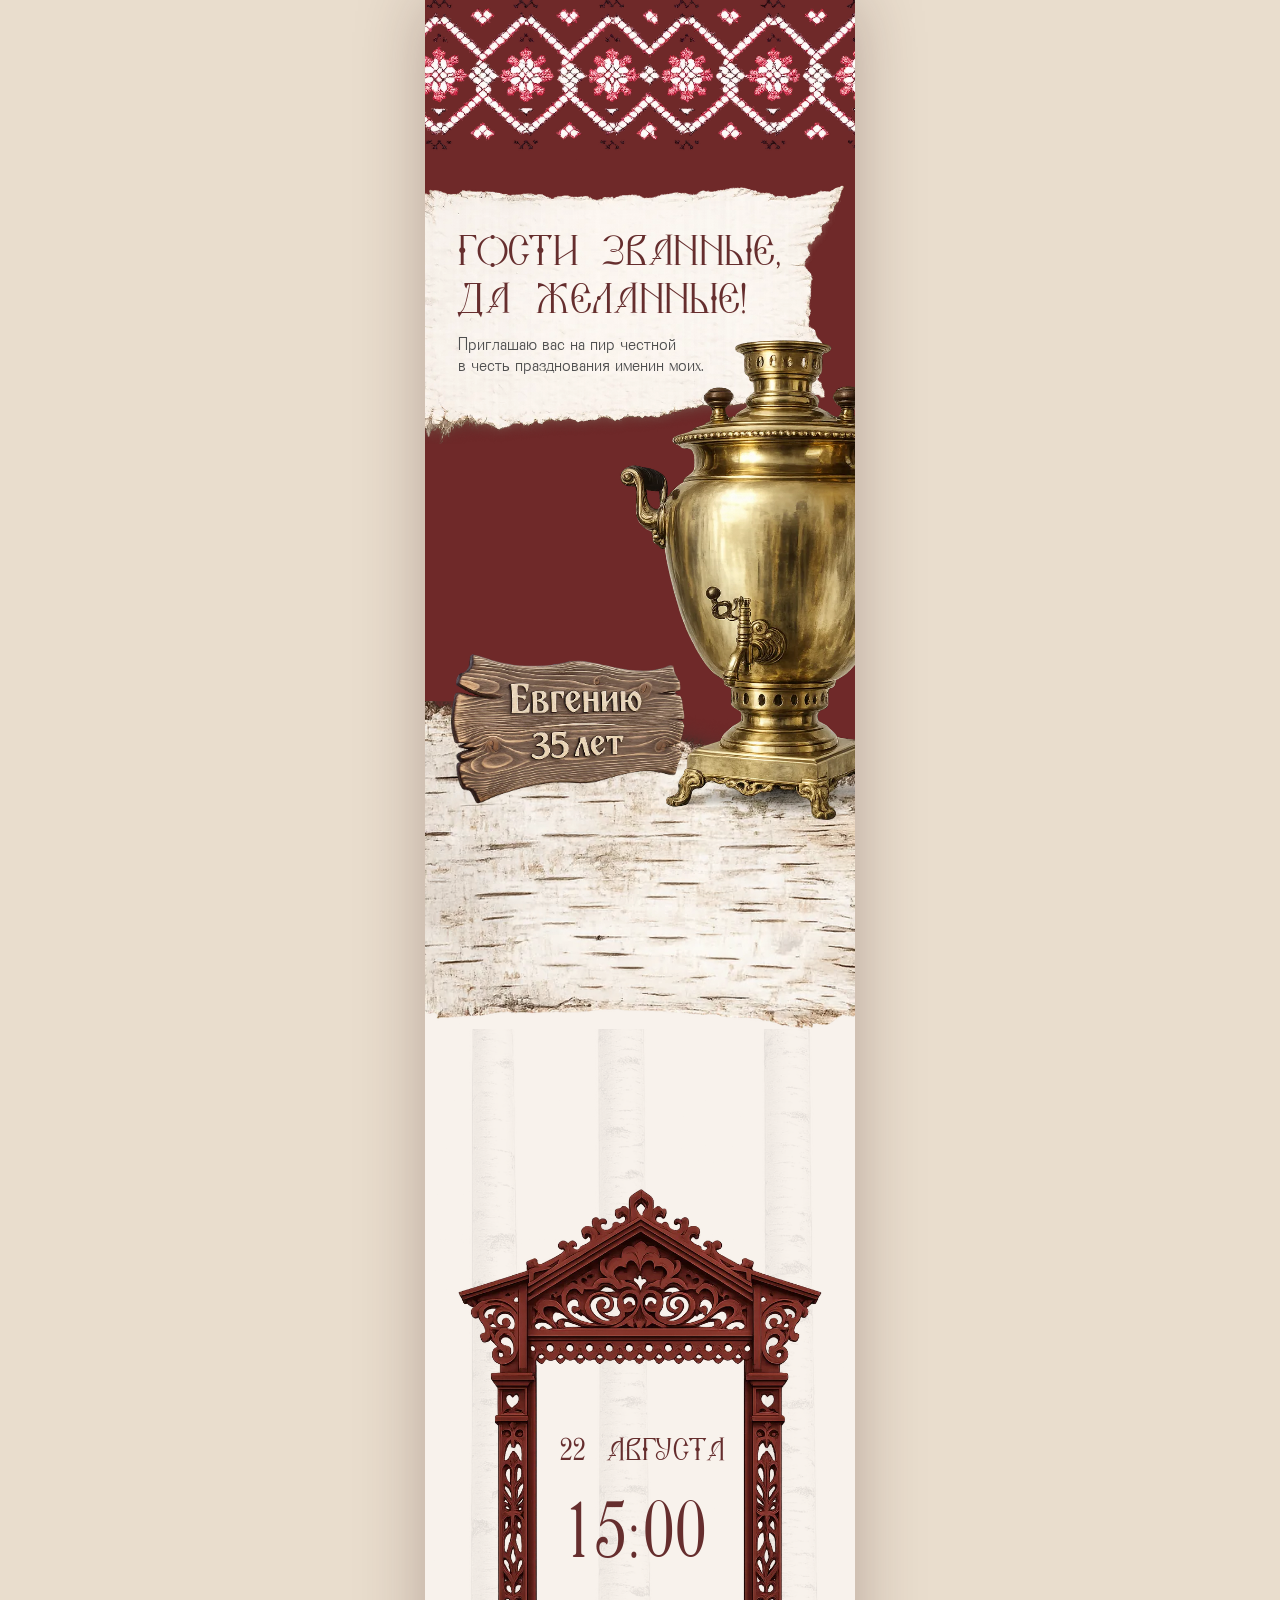
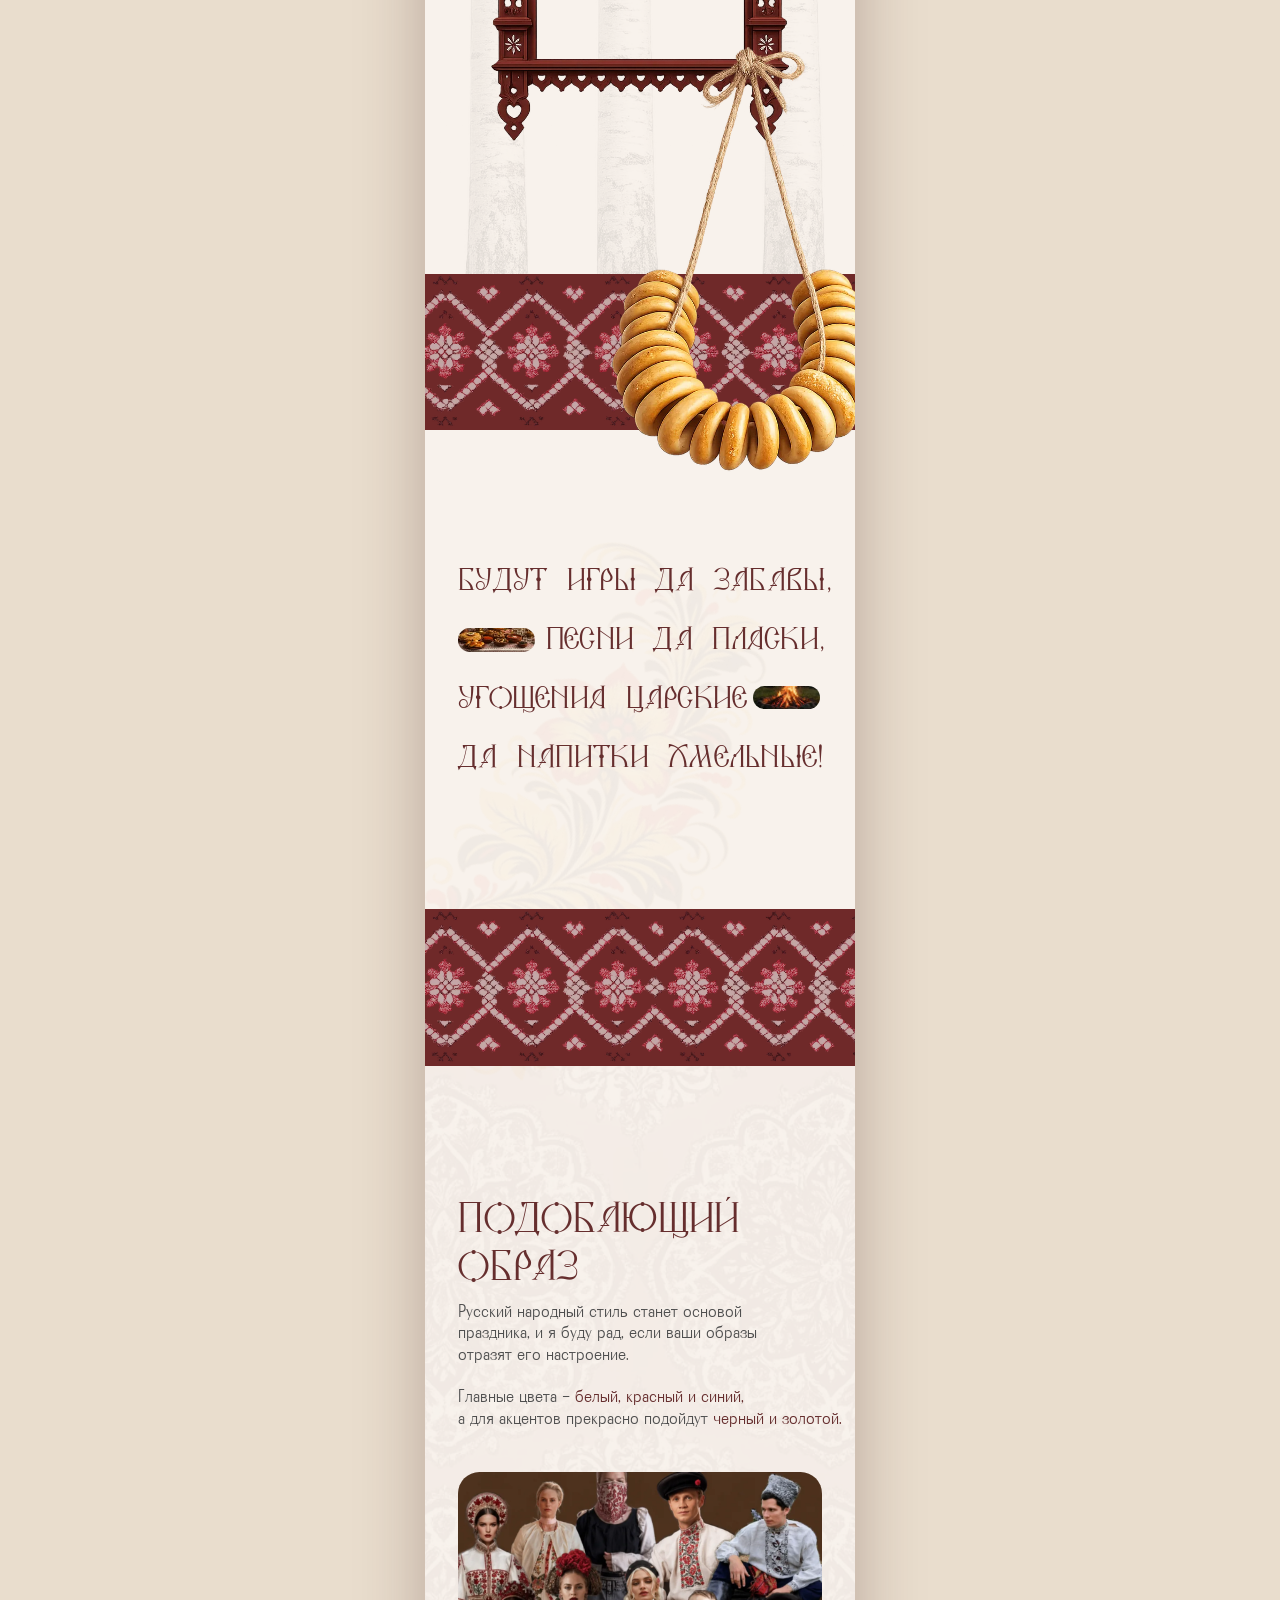
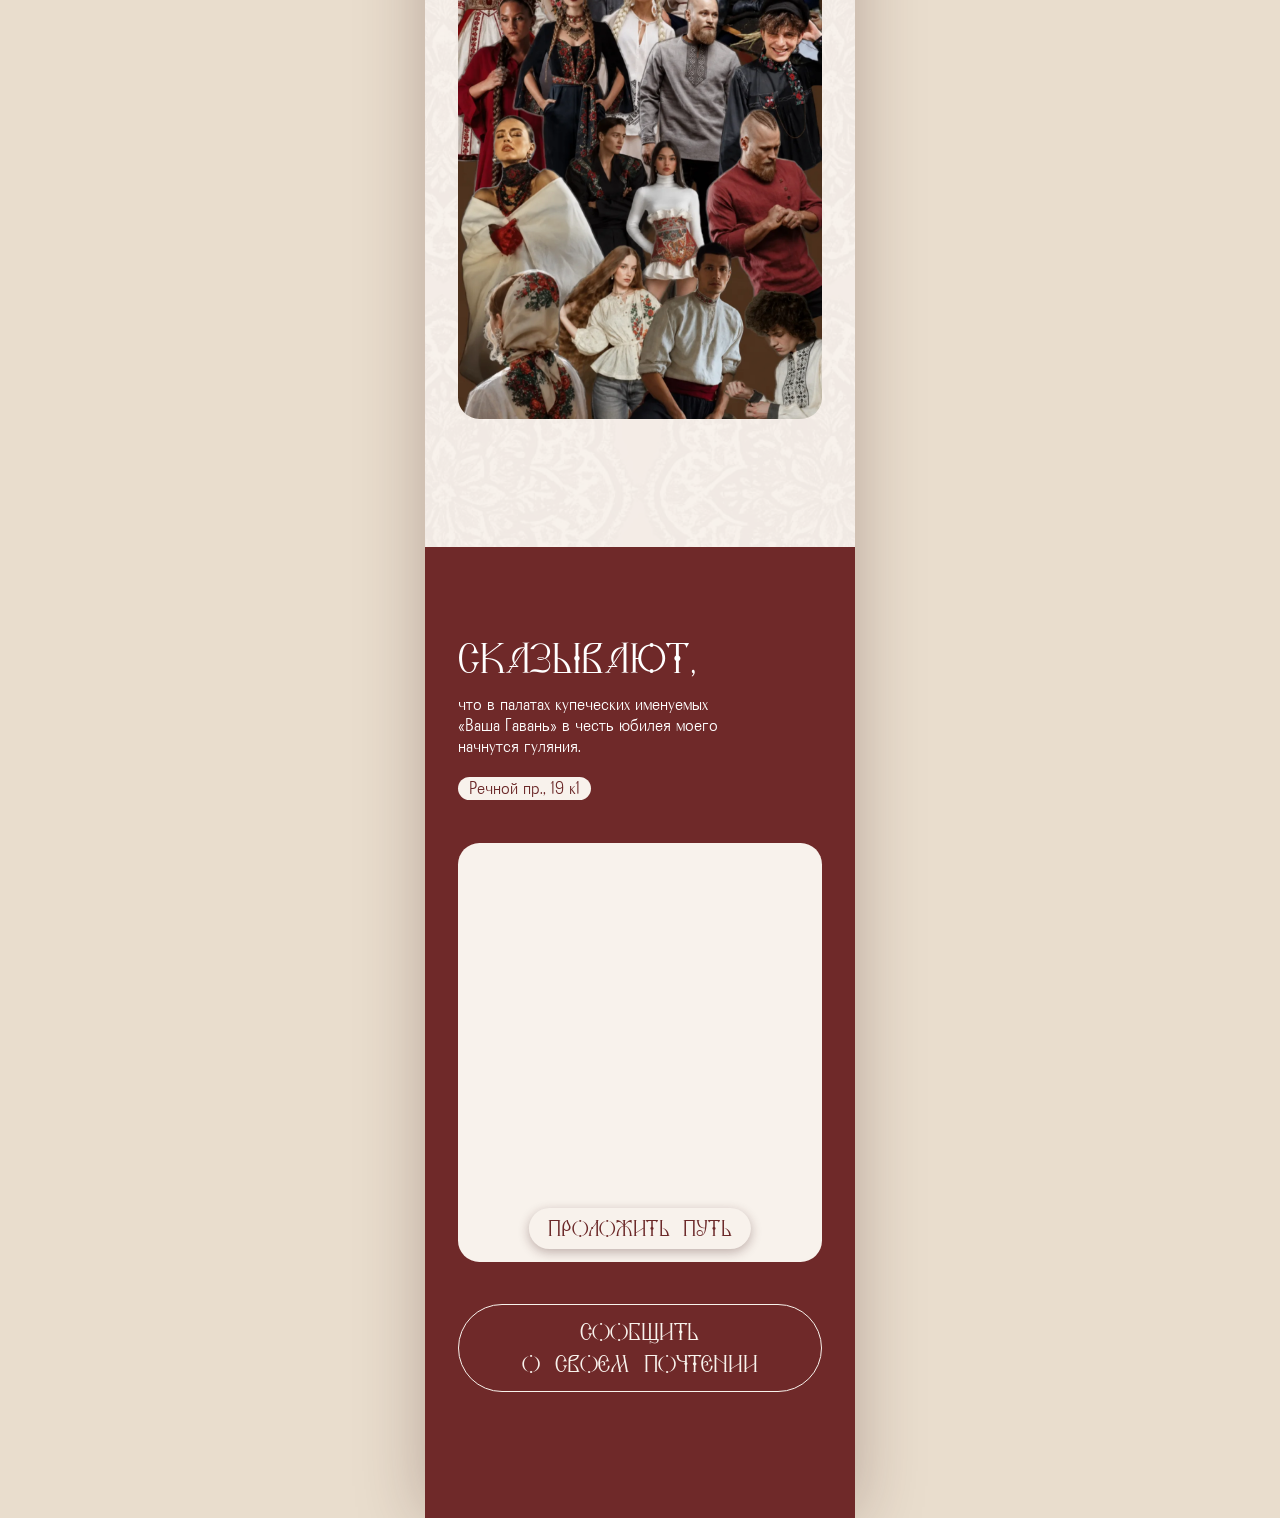
<file: index.html>
<!DOCTYPE html>
<html lang="ru">
<head>
<meta charset="utf-8">
<meta name="viewport" content="width=device-width, initial-scale=1, viewport-fit=cover">
<title>Гости званные, да желанные! — 22 августа</title>

<meta name="description" content="Евгению 35 лет. Приглашаю вас на пир честной в честь празднования именин моих. 22 августа в 15:00, палаты купеческие «Ваша Гавань».">
<meta name="theme-color" content="#6f2929">

<!-- Приглашение личное: имя, дата, адрес и контакты. В поиск не пускаем,
     но краулерам мессенджеров страница открыта — иначе пропадёт превью. -->
<meta name="robots" content="noindex, nofollow">

<link rel="canonical" href="https://evgeny35.ru/">

<meta property="og:type" content="website">
<meta property="og:title" content="Гости званные, да желанные!">
<meta property="og:description" content="Евгению 35 лет. Пир честной 22 августа в 15:00. Палаты купеческие «Ваша Гавань», Речной пр., 19 к1.">
<!-- у og:image адрес обязан быть полным: относительный путь мессенджеры не тянут -->
<meta property="og:image" content="https://evgeny35.ru/assets/img/og-preview.jpg">
<meta property="og:url" content="https://evgeny35.ru/">
<meta property="og:locale" content="ru_RU">
<meta name="twitter:card" content="summary_large_image">

<link rel="icon" href="favicon.ico" sizes="any">
<link rel="apple-touch-icon" href="apple-touch-icon.png">

<link rel="preload" href="assets/fonts/YauzaTygra.ttf" as="font" type="font/ttf" crossorigin>
<link rel="preload" href="assets/fonts/Radiant.ttf" as="font" type="font/ttf" crossorigin>

<link rel="stylesheet" href="assets/css/style.css">
</head>
<body>

<main class="stage" id="stage">

  <!-- ============ 1. Зов ============ -->
  <section class="scene" aria-labelledby="title">

    <div class="plate plate--crimson" data-node="70:189"></div>

    <div class="art art--ornament-top reveal reveal--drop" aria-hidden="true" data-node="70:216">
      <img src="assets/img/ornament-top.webp" alt="" fetchpriority="high">
    </div>

    <div class="art art--samovar reveal reveal--from-right" aria-hidden="true" data-node="70:214">
      <img src="assets/img/samovar.webp" alt="">
    </div>

    <div class="art art--torn reveal reveal--fade" aria-hidden="true" data-node="70:212">
      <img src="assets/img/torn-paper.webp" alt="">
    </div>

    <div class="art art--plaque reveal reveal--drop" data-delay="420" data-node="95:28">
      <img src="assets/img/plaque.webp" alt="Евгению 35 лет">
    </div>

    <h1 class="t t--display t--call reveal reveal--up" id="title" data-node="70:179">
      Гости званные,<br>да желанные!
    </h1>

    <p class="t t--body t--call-sub reveal reveal--up" data-delay="140" data-node="70:213">
      Приглашаю вас на пир честной<br>в честь празднования именин моих.
    </p>

    <div class="art art--birch reveal reveal--fade" aria-hidden="true" data-node="70:211">
      <img src="assets/img/birch.webp" alt="" loading="lazy">
    </div>

    <div class="art art--texture" aria-hidden="true" data-node="70:197">
      <img src="assets/img/bg-texture.webp" alt="" loading="lazy">
    </div>
  </section>

  <!-- ============ 2. Час ============ -->
  <section class="scene" aria-label="Дата и время">

    <div class="plate plate--band" data-node="70:239"></div>

    <div class="art art--nalichnik reveal reveal--scale" aria-hidden="true" data-node="70:218">
      <img src="assets/img/nalichnik.webp" alt="" loading="lazy">
    </div>

    <p class="t t--display t--date reveal reveal--up" data-delay="200" data-node="70:219">
      <time datetime="2026-08-22">22 августа</time>
    </p>

    <p class="t t--display t--time reveal reveal--up" data-delay="320" data-node="70:220">
      <time datetime="2026-08-22T15:00">15:00</time>
    </p>

    <div class="art art--ornament-mid reveal reveal--fade" aria-hidden="true" data-node="70:223">
      <img src="assets/img/ornament-top.webp" alt="" loading="lazy">
    </div>

    <div class="art art--baranki reveal reveal--drop" aria-hidden="true" data-node="70:222">
      <img src="assets/img/baranki.webp" alt="" loading="lazy">
    </div>
  </section>

  <!-- ============ 3. Забавы ============ -->
  <section class="scene" aria-label="Что будет на празднике">

    <div class="art art--floral" aria-hidden="true" data-node="70:221">
      <div class="art__tilt"><img src="assets/img/floral.webp" alt="" loading="lazy"></div>
    </div>

    <p class="t t--display t--feast t--feast-1 reveal reveal--up" data-node="70:224">Будут игры да забавы,</p>
    <p class="t t--display t--feast t--feast-2 reveal reveal--up" data-delay="120" data-node="70:225">песни да пляски,</p>
    <p class="t t--display t--feast t--feast-3 reveal reveal--up" data-delay="240" data-node="70:226">угощения царские</p>
    <p class="t t--display t--feast t--feast-4 reveal reveal--up" data-delay="360" data-node="70:227">да напитки хмельные!</p>

    <span class="treat treat--1 reveal reveal--scale" data-delay="200" aria-hidden="true" data-node="70:231"><span class="treat__art"></span></span>
    <span class="treat treat--2 reveal reveal--scale" data-delay="440" aria-hidden="true" data-node="70:234"><span class="treat__art"></span></span>
  </section>

  <!-- ============ 4. Образ ============ -->
  <section class="scene" aria-labelledby="dress-title">

    <div class="art art--dress-bg" aria-hidden="true" data-node="95:20">
      <img src="assets/img/dress-bg.webp" alt="" loading="lazy">
    </div>

    <div class="plate plate--band-2" data-node="95:17"></div>

    <div class="art art--ornament-band-2 reveal reveal--fade" aria-hidden="true" data-node="95:18">
      <img src="assets/img/ornament-top.webp" alt="" loading="lazy">
    </div>

    <p class="t t--display t--dress reveal reveal--up" id="dress-title" data-node="95:2">
      подобающий<br>образ
    </p>

    <p class="t t--body t--dress-sub reveal reveal--up" data-delay="140" data-node="95:21">
      Русский народный стиль станет основой<br>
      праздника, и я буду рад, если ваши образы<br>
      отразят его настроение.<br><br>
      Главные цвета – <span class="hl">белый, красный и синий,</span><br>
      а для акцентов прекрасно подойдут <span class="hl">черный и золотой.</span>
    </p>

    <div class="dress-photo reveal reveal--scale" data-delay="220" data-node="95:7">
      <img src="assets/img/dress-code.webp" alt="Гости в русских народных костюмах" loading="lazy">
    </div>
  </section>

  <!-- ============ 5. Место ============ -->
  <section class="scene" aria-labelledby="where-title">

    <div class="plate plate--foot" data-node="70:238"></div>

    <p class="t t--display t--where reveal reveal--up" id="where-title" data-node="70:241">Сказывают,</p>

    <p class="t t--body t--where-sub reveal reveal--up" data-delay="140" data-node="70:242">
      что в палатах купеческих именуемых<br>&laquo;Ваша Гавань&raquo; в честь юбилея моего<br>начнутся гуляния.
    </p>

    <a class="pill reveal reveal--up" data-delay="260" data-node="70:245"
       href="https://yandex.ru/maps/?text=%D0%9C%D0%BE%D1%81%D0%BA%D0%BE%D0%B2%D1%81%D0%BA%D0%B0%D1%8F%20%D0%BE%D0%B1%D0%BB%D0%B0%D1%81%D1%82%D1%8C%2C%20%D0%96%D1%83%D0%BA%D0%BE%D0%B2%D1%81%D0%BA%D0%B8%D0%B9%2C%20%D0%A0%D0%B5%D1%87%D0%BD%D0%BE%D0%B9%20%D0%BF%D1%80%D0%BE%D0%B5%D0%B7%D0%B4%2C%2019"
       target="_blank" rel="noopener">Речной пр., 19 к1</a>

    <div class="map-card reveal reveal--scale" data-delay="180" data-node="70:243">
      <!-- Карта задана координатами с меткой, а не текстовым поиском: так виджет
           не показывает строку «найдено» и не раскрывает балун с адресом и
           кнопками. Верх и низ подрезаны рамкой — там сидит служебный текст. -->
      <iframe class="map-card__frame"
              src="https://yandex.ru/map-widget/v1/?ll=38.098499%2C55.570807&amp;z=17&amp;l=map&amp;pt=38.098499,55.570807,pm2rdm"
              title="Карта: Ваша Гавань, Речной проезд, 19, Жуковский"
              loading="lazy" allowfullscreen></iframe>

      <a class="route" href="https://yandex.ru/maps/?rtext=~55.570807%2C38.098499&amp;rtt=auto"
         target="_blank" rel="noopener">проложить путь</a>
    </div>

    <button class="cta reveal reveal--up" type="button" data-delay="160" data-node="95:34"
            aria-haspopup="dialog" aria-controls="reply">
      сообщить<br>о своем почтении
    </button>
  </section>

</main>

<!-- Выбор, куда слать весть. Лежит вне .stage: у сцены overflow: hidden,
     внутри неё окно обрезалось бы по краю страницы. -->
<div class="modal" id="reply" hidden>
  <div class="modal__veil" data-close></div>

  <div class="modal__card" role="dialog" aria-modal="true" aria-labelledby="reply-title">
    <p class="modal__title" id="reply-title">Куда весть слать?</p>

    <a class="way" href="https://max.ru/u/f9LHodD0cOIDSJJm0Rj7vngIc2kYowNfytnNdW8AWEG1l9J1xi_VRJkFlQw"
       target="_blank" rel="noopener">
      <!-- названия кириллицей: в Yauza TYGRA латиница рисуется чужими глифами -->
      <img class="way__icon" src="assets/img/social-max.svg" alt="" width="44" height="44">
      <span class="way__name">Макс</span>
    </a>

    <a class="way" href="https://t.me/+79778008068" target="_blank" rel="noopener">
      <img class="way__icon" src="assets/img/social-telegram.svg" alt="" width="44" height="44">
      <span class="way__name">Телеграм</span>
    </a>

    <button class="modal__close" type="button" data-close aria-label="Затворить">&#10005;</button>
  </div>
</div>

<script src="assets/js/main.js" defer></script>
</body>
</html>
</file>
<file: assets/css/style.css>
/* Приглашение на юбилей — вёрстка по макету Figma «Юбилей» (node 70:178).
   Макет мобильный, 402×4411. Все координаты ниже — в единицах макета:
   1 единица = 1 пиксель Figma, пересчёт в реальные пиксели через --u.
   by MRWLTR */

/* --------------------------------------------------- шрифты макета */
/* Оригиналы из Figma: заголовки — Yauza TYGRA, текст — Radiant.
   Файлы лежат в репозитории, внешних загрузок нет. */

@font-face {
  font-family: "Yauza TYGRA";
  src: url("../fonts/YauzaTygra.ttf") format("truetype");
  font-weight: normal;
  font-style: normal;
  font-display: swap;
}

@font-face {
  font-family: "Radiant";
  src: url("../fonts/Radiant.ttf") format("truetype");
  font-weight: normal;
  font-style: normal;
  font-display: swap;
}

:root {
  /* ширина сцены: не уже вьюпорта, не шире 430 */
  --w: min(100vw, 430px);
  /* цена одной единицы макета в реальных пикселях */
  --u: calc(var(--w) / 402);

  --crimson: #6f2929;
  --ink: #662e2e;
  --ink-pill: #6b2828;
  --body: #4f4f4f;
  --paper: #f8f2ec;

  /* Шрифты макета подключены выше; дальше по стеку — запасные. */
  --font-display: "Yauza TYGRA", "Cormorant Unicase", "Playfair Display", Georgia, serif;
  --font-body: "Radiant", "PT Serif", Georgia, serif;
}

*,
*::before,
*::after { box-sizing: border-box; }

html { -webkit-text-size-adjust: 100%; }

body {
  margin: 0;
  background: #e9ddcd;
  color: var(--ink);
  font-family: var(--font-body);
  overflow-x: hidden;
}

/* ------------------------------------------------------------------ сцена */

.stage {
  position: relative;
  width: var(--w);
  height: calc(4411 * var(--u));
  margin-inline: auto;
  background: var(--paper);
  overflow: hidden;
  box-shadow: 0 0 calc(60 * var(--u)) rgba(58, 20, 20, .28);
}

/* секции — смысловые группы; позиционируются дети, не они сами */
.scene { display: block; }

/* -------------------------------------------------------------- заливки */

.plate {
  position: absolute;
  left: 0;
  width: calc(402 * var(--u));
  background: var(--crimson);
}

.plate--crimson { top: 0;                       height: calc(874 * var(--u)); z-index: 3; }
.plate--band    { top: calc(1752 * var(--u));   height: calc(146 * var(--u)); z-index: 11; }
.plate--band-2  { top: calc(2346 * var(--u));   height: calc(146 * var(--u)); z-index: 29; }
.plate--foot    { top: calc(3503 * var(--u));   height: calc(908 * var(--u)); z-index: 21; }

/* ------------------------------------------------------------ иллюстрации */

.art {
  position: absolute;
  overflow: hidden;
  pointer-events: none;
}

.art img {
  position: absolute;
  display: block;
  max-width: none;
  left: 0;
  top: 0;
  width: 100%;
  height: 100%;
}

/* верхний орнамент-вышивка, частично уходит за верхний край */
.art--ornament-top {
  left: calc(-37 * var(--u));
  top: calc(-110 * var(--u));
  width: calc(555 * var(--u));
  height: calc(370 * var(--u));
  z-index: 9;
}
.art--ornament-top img { object-fit: cover; }

/* деревянная табличка «Евгению 35 лет» — висит на берёзе под самоваром */
.art--plaque {
  left: calc(12 * var(--u));
  top: calc(561 * var(--u));
  width: calc(241 * var(--u));
  height: calc(241 * var(--u));
  z-index: 10;
}
.art--plaque img { object-fit: cover; }

/* самовар — в макете отражён по горизонтали */
.art--samovar {
  left: calc(150 * var(--u));
  top: calc(277 * var(--u));
  width: calc(375 * var(--u));
  height: calc(562 * var(--u));
  z-index: 8;
}
.art--samovar img {
  object-fit: cover;
  transform: scaleX(-1);
}

/* рваная бумага под заголовком */
.art--torn {
  left: calc(-117 * var(--u));
  top: calc(170 * var(--u));
  width: calc(584 * var(--u));
  height: calc(245 * var(--u));
  z-index: 5;
}
.art--torn img { height: 158.91%; top: -30.68%; }

/* берёзовая кора, отражена по вертикали */
.art--birch {
  left: calc(-242 * var(--u));
  top: calc(655 * var(--u));
  width: calc(850 * var(--u));
  height: calc(333 * var(--u));
  z-index: 4;
}
.art--birch img {
  height: 170.38%;
  top: -39.02%;
  transform: scaleY(-1);
}

/* общая фактура поверх кремового фона */
.art--texture {
  left: calc(-32 * var(--u));
  top: calc(962 * var(--u));
  width: calc(626 * var(--u));
  height: calc(790 * var(--u));
  opacity: .1;
  mix-blend-mode: multiply;
  z-index: 2;
}
.art--texture img { height: 118.86%; top: -.06%; }

/* фактура под блоком про образ гостей — почти невидимая, задаёт тон бумаге */
.art--dress-bg {
  left: calc(-164 * var(--u));
  top: calc(2492 * var(--u));
  width: calc(726 * var(--u));
  height: calc(1089 * var(--u));
  opacity: .03;
  z-index: 1;
}
.art--dress-bg img { object-fit: cover; }

/* резной наличник с датой */
.art--nalichnik {
  left: calc(4 * var(--u));
  top: calc(1108 * var(--u));
  width: calc(394 * var(--u));
  height: calc(524 * var(--u));
  z-index: 12;
}
.art--nalichnik img { height: 112.79%; top: -4.39%; }

/* тот же орнамент, приглушённый: лежит ровно по бордовым полосам-разделителям.
   Обе полосы одинаковы по геометрии, различаются только высотой залегания. */
.art--ornament-mid,
.art--ornament-band-2 {
  left: calc(-32 * var(--u));
  width: calc(555 * var(--u));
  height: calc(146 * var(--u));
  opacity: .6;
}
.art--ornament-mid img,
.art--ornament-band-2 img { height: 253.42%; top: -73.97%; }

.art--ornament-mid    { top: calc(1752 * var(--u)); z-index: 15; }
.art--ornament-band-2 { top: calc(2346 * var(--u)); z-index: 30; }

/* связка баранок на верёвке */
.art--baranki {
  left: calc(77 * var(--u));
  top: calc(1493 * var(--u));
  width: calc(440 * var(--u));
  height: calc(444 * var(--u));
  z-index: 16;
}
.art--baranki img {
  left: -.08%;
  width: 100.16%;
  height: 149.17%;
  transform-origin: 50% 0;
}

/* растительный водяной знак под текстом про забавы */
.art--floral {
  left: calc(-141 * var(--u));
  top: calc(1930 * var(--u));
  width: calc(603.263 * var(--u));
  height: calc(676.222 * var(--u));
  display: flex;
  align-items: center;
  justify-content: center;
  overflow: visible;
  z-index: 17;
}
.art__tilt {
  position: relative;
  flex: none;
  width: calc(420.067 * var(--u));
  height: calc(556.832 * var(--u));
  overflow: hidden;
  opacity: .03;
  transform: rotate(22.84deg);
}
.art__tilt img { left: -98.84%; width: 198.84%; }

/* ------------------------------------------------------------------ текст */

.t {
  position: absolute;
  margin: 0;
  white-space: nowrap;
  word-break: break-word;
}

.t--display {
  font-family: var(--font-display);
  /* в макете единственное начертание Yauza TYGRA Regular — жирность не наводить */
  font-weight: 400;
  color: var(--ink);
  letter-spacing: .01em;
}

.t--body {
  font-family: var(--font-body);
  font-weight: 400;
  color: var(--body);
}

.t--call {
  left: calc(31 * var(--u));
  top: calc(212 * var(--u));
  font-size: calc(34 * var(--u));
  line-height: calc(45 * var(--u));
  z-index: 7;
}

.t--call-sub {
  left: calc(31 * var(--u));
  top: calc(312 * var(--u));
  font-size: calc(18 * var(--u));
  line-height: calc(20 * var(--u));
  z-index: 6;
}

.t--date {
  left: calc(126 * var(--u));
  top: calc(1333 * var(--u));
  font-size: calc(25 * var(--u));
  line-height: calc(45 * var(--u));
  z-index: 13;
}

.t--time {
  left: calc(129 * var(--u));
  top: calc(1408 * var(--u));
  font-size: calc(64 * var(--u));
  line-height: calc(45 * var(--u));
  z-index: 14;
}

.t--feast {
  font-size: calc(25 * var(--u));
  line-height: calc(45 * var(--u));
  z-index: 18;
}
.t--feast-1 { left: calc(31 * var(--u));  top: calc(2016 * var(--u)); }
.t--feast-2 { left: calc(113 * var(--u)); top: calc(2071 * var(--u)); }
.t--feast-3 { left: calc(31 * var(--u));  top: calc(2126 * var(--u)); }
.t--feast-4 { left: calc(31 * var(--u));  top: calc(2181 * var(--u)); }

.t--dress {
  left: calc(31 * var(--u));
  top: calc(2612 * var(--u));
  font-size: calc(34 * var(--u));
  line-height: calc(45 * var(--u));
  z-index: 27;
}

.t--dress-sub {
  left: calc(31 * var(--u));
  top: calc(2712 * var(--u));
  font-size: calc(18 * var(--u));
  line-height: calc(20 * var(--u));
  z-index: 24;
}

/* цвета наряда дизайнер выделил не жирностью, а тоном — начертание у Radiant одно */
.hl { color: var(--ink); }

.t--where {
  left: calc(31 * var(--u));
  top: calc(3585 * var(--u));
  font-size: calc(34 * var(--u));
  line-height: calc(45 * var(--u));
  color: #fff;
  z-index: 22;
}

.t--where-sub {
  left: calc(31 * var(--u));
  top: calc(3640 * var(--u));
  font-size: calc(18 * var(--u));
  line-height: calc(20 * var(--u));
  color: #fff;
  z-index: 23;
}

/* --------------------------------------------------- съедобные украшения */

/* В макете это Mask group: снимок еды обрезан скруглённой плашкой (rx 11).
   Обрезка сделана рамкой с overflow, а не mask-image — так значки видны
   и по file://, где браузер запрещает внешние маски. */

.treat {
  position: absolute;
  display: block;
  overflow: hidden;
  border-radius: calc(11 * var(--u));
}

.treat__art {
  position: absolute;
  display: block;
  background-position: center;
  background-size: cover;
  background-repeat: no-repeat;
}

/* плашка 70:228 — 72×22 в точке (31, 2083) */
.treat--1 {
  left: calc(31 * var(--u));
  top: calc(2083 * var(--u));
  width: calc(72 * var(--u));
  height: calc(22 * var(--u));
  z-index: 20;
}
.treat--1 .treat__art {
  left: calc(-1.8 * var(--u));
  top: calc(-29.542 * var(--u));
  width: calc(77.35 * var(--u));
  height: calc(51.566 * var(--u));
  background-image: url("../img/icon-food-2.webp");
}

/* плашка 70:229 — 62×22 в точке (307, 2137) */
.treat--2 {
  left: calc(307 * var(--u));
  top: calc(2137 * var(--u));
  width: calc(62 * var(--u));
  height: calc(22 * var(--u));
  z-index: 19;
}
.treat--2 .treat__art {
  left: calc(-3 * var(--u));
  top: calc(-18 * var(--u));
  width: calc(72 * var(--u));
  height: calc(48 * var(--u));
  background-image: url("../img/icon-food-1.webp");
}

/* ------------------------------------------------------- подобающий образ */

/* В макете это Mask group: снимок гостей обрезан прямоугольником со скруглением 20.
   Как и у значков еды, обрезка сделана рамкой с overflow — не mask-image. */
.dress-photo {
  position: absolute;
  left: calc(31 * var(--u));
  top: calc(2872 * var(--u));
  width: calc(340 * var(--u));
  height: calc(511 * var(--u));
  border-radius: calc(20 * var(--u));
  overflow: hidden;
  z-index: 28;
}

.dress-photo img {
  display: block;
  width: 100%;
  height: 100%;
  object-fit: cover;
}

/* ------------------------------------------------------------ адрес и карта */

.pill {
  position: absolute;
  left: calc(31 * var(--u));
  top: calc(3718 * var(--u));
  min-width: calc(124 * var(--u));
  height: calc(22 * var(--u));
  padding: 0 calc(10 * var(--u));
  border-radius: calc(20 * var(--u));
  background: var(--paper);
  color: var(--ink-pill);
  font-family: var(--font-body);
  font-size: calc(18 * var(--u));
  line-height: calc(22 * var(--u));
  text-decoration: none;
  white-space: nowrap;
  z-index: 25;
  transition: transform .25s ease, box-shadow .25s ease;
}

.pill:hover,
.pill:focus-visible {
  transform: translateY(calc(-1 * var(--u)));
  box-shadow: 0 calc(4 * var(--u)) calc(12 * var(--u)) rgba(0, 0, 0, .25);
}

.map-card {
  position: absolute;
  left: calc(31 * var(--u));
  top: calc(3780 * var(--u));
  width: calc(340 * var(--u));
  height: calc(391 * var(--u));
  border-radius: calc(20 * var(--u));
  background: var(--paper);
  overflow: hidden;
  z-index: 26;
}

/* Рамка выше карточки и приподнята: за верхний и нижний край уходят полосы,
   где виджет держит свой служебный текст — масштабную линейку, «Условия
   использования», «Конфиденциальность». Метка остаётся ровно по центру. */
.map-card__frame {
  position: absolute;
  left: 0;
  top: calc(-34 * var(--u));
  display: block;
  width: 100%;
  height: calc(100% + 68 * var(--u));
  border: 0;
}

/* явная кнопка маршрута поверх карты */
.route {
  position: absolute;
  left: 50%;
  bottom: calc(12 * var(--u));
  transform: translateX(-50%);
  padding: calc(7 * var(--u)) calc(18 * var(--u));
  border-radius: calc(20 * var(--u));
  background: var(--paper);
  box-shadow: 0 calc(3 * var(--u)) calc(10 * var(--u)) rgba(58, 20, 20, .3);
  color: var(--ink-pill);
  font-family: var(--font-display);
  font-weight: 400;
  font-size: calc(18 * var(--u));
  line-height: calc(24 * var(--u));
  text-decoration: none;
  white-space: nowrap;
  letter-spacing: .01em;
  transition: background-color .25s ease, color .25s ease;
}

.route:hover,
.route:focus-visible {
  background: var(--crimson);
  color: var(--paper);
}

/* --------------------------------------------------------------- отзовитесь */

/* Кнопка открывает окно выбора мессенджера. Селектор перечисляет и <a> на случай,
   если однажды понадобится увести её прямой ссылкой. */
.cta,
a.cta {
  position: absolute;
  appearance: none;
  background: none;
  cursor: pointer;
  left: calc(31 * var(--u));
  top: calc(4211 * var(--u));
  display: flex;
  align-items: center;
  justify-content: center;
  width: calc(340 * var(--u));
  padding: calc(10 * var(--u));
  border: calc(1 * var(--u)) solid var(--paper);
  border-radius: calc(50 * var(--u));
  color: var(--paper);
  font-family: var(--font-display);
  font-weight: 400;
  font-size: calc(20 * var(--u));
  line-height: calc(30 * var(--u));
  text-align: center;
  text-decoration: none;
  z-index: 31;
  transition: background-color .25s ease, color .25s ease;
}

.cta:hover,
.cta:focus-visible {
  background: var(--paper);
  color: var(--crimson);
}

/* ------------------------------------------------------- окно выбора связи */

/* Макета у окна нет — собрано в ладу страницы: кремовая бумага, бордо, те же
   шрифты и та же единица --u, чтобы пропорции не разъезжались с приглашением. */

.modal {
  position: fixed;
  inset: 0;
  display: flex;
  align-items: center;
  justify-content: center;
  padding: calc(24 * var(--u));
  z-index: 100;
}

.modal[hidden] { display: none; }

.modal__veil {
  position: absolute;
  inset: 0;
  background: rgba(58, 20, 20, .62);
  opacity: 0;
  transition: opacity .3s ease;
}

.modal__card {
  position: relative;
  width: calc(340 * var(--u));
  max-width: 100%;
  padding: calc(28 * var(--u)) calc(22 * var(--u)) calc(22 * var(--u));
  border-radius: calc(20 * var(--u));
  background: var(--paper);
  box-shadow: 0 calc(20 * var(--u)) calc(50 * var(--u)) rgba(58, 20, 20, .45);
  opacity: 0;
  transform: translateY(calc(18 * var(--u))) scale(.96);
  transition:
    opacity .3s cubic-bezier(.22, .68, .3, 1),
    transform .3s cubic-bezier(.22, .68, .3, 1);
}

.is-open .modal__veil { opacity: 1; }

.is-open .modal__card {
  opacity: 1;
  transform: none;
}

.modal__title {
  margin: 0 0 calc(18 * var(--u));
  font-family: var(--font-display);
  font-weight: 400;
  font-size: calc(26 * var(--u));
  line-height: calc(34 * var(--u));
  color: var(--ink);
  text-align: center;
  letter-spacing: .01em;
}

.modal__close {
  position: absolute;
  top: calc(8 * var(--u));
  right: calc(10 * var(--u));
  padding: calc(6 * var(--u));
  border: 0;
  background: none;
  color: var(--ink);
  font-family: var(--font-body);
  font-size: calc(16 * var(--u));
  line-height: 1;
  opacity: .55;
  cursor: pointer;
  transition: opacity .2s ease;
}

.modal__close:hover,
.modal__close:focus-visible { opacity: 1; }

/* строка выбора мессенджера */
.way {
  display: flex;
  align-items: center;
  gap: calc(14 * var(--u));
  padding: calc(12 * var(--u)) calc(16 * var(--u));
  border: calc(1 * var(--u)) solid rgba(111, 41, 41, .22);
  border-radius: calc(16 * var(--u));
  color: var(--ink);
  font-family: var(--font-display);
  font-weight: 400;
  font-size: calc(22 * var(--u));
  line-height: calc(28 * var(--u));
  text-decoration: none;
  letter-spacing: .01em;
  transition: background-color .2s ease, border-color .2s ease, transform .2s ease;
}

.way + .way { margin-top: calc(10 * var(--u)); }

.way:hover,
.way:focus-visible {
  background: rgba(111, 41, 41, .06);
  border-color: rgba(111, 41, 41, .45);
  transform: translateY(calc(-1 * var(--u)));
}

.way__icon {
  flex: none;
  width: calc(38 * var(--u));
  height: calc(38 * var(--u));
  display: block;
}

.way__name { display: block; }

/* -------------------------------------------------------------- появления */

.reveal {
  opacity: 0;
  transition:
    opacity .9s cubic-bezier(.22, .68, .3, 1),
    transform .9s cubic-bezier(.22, .68, .3, 1);
}

.reveal--up        { transform: translateY(calc(30 * var(--u))); }
.reveal--drop      { transform: translateY(calc(-46 * var(--u))); }
.reveal--from-right{ transform: translateX(calc(70 * var(--u))); }
.reveal--scale     { transform: scale(.92); }
.reveal--fade      { transform: none; }

.is-in {
  opacity: 1;
  transform: none;
}

/* приглушённые слои держат свою прозрачность и после появления */
.art--ornament-mid.is-in,
.art--ornament-band-2.is-in { opacity: .6; }

/* баранки покачиваются на верёвке, когда появились */
.art--baranki.is-in img {
  animation: sway 5s ease-in-out .8s infinite;
}

@keyframes sway {
  0%, 100% { transform: rotate(-1.1deg); }
  50%      { transform: rotate(1.1deg); }
}

/* ------------------------------------------------------- бережный режим */

@media (prefers-reduced-motion: reduce) {
  .reveal {
    opacity: 1;
    transform: none;
    transition: none;
  }
  .art--baranki.is-in img { animation: none; }
  .pill,
  .cta,
  .way,
  .route { transition: none; }

  .modal__veil,
  .modal__card {
    opacity: 1;
    transform: none;
    transition: none;
  }
}
</file>
